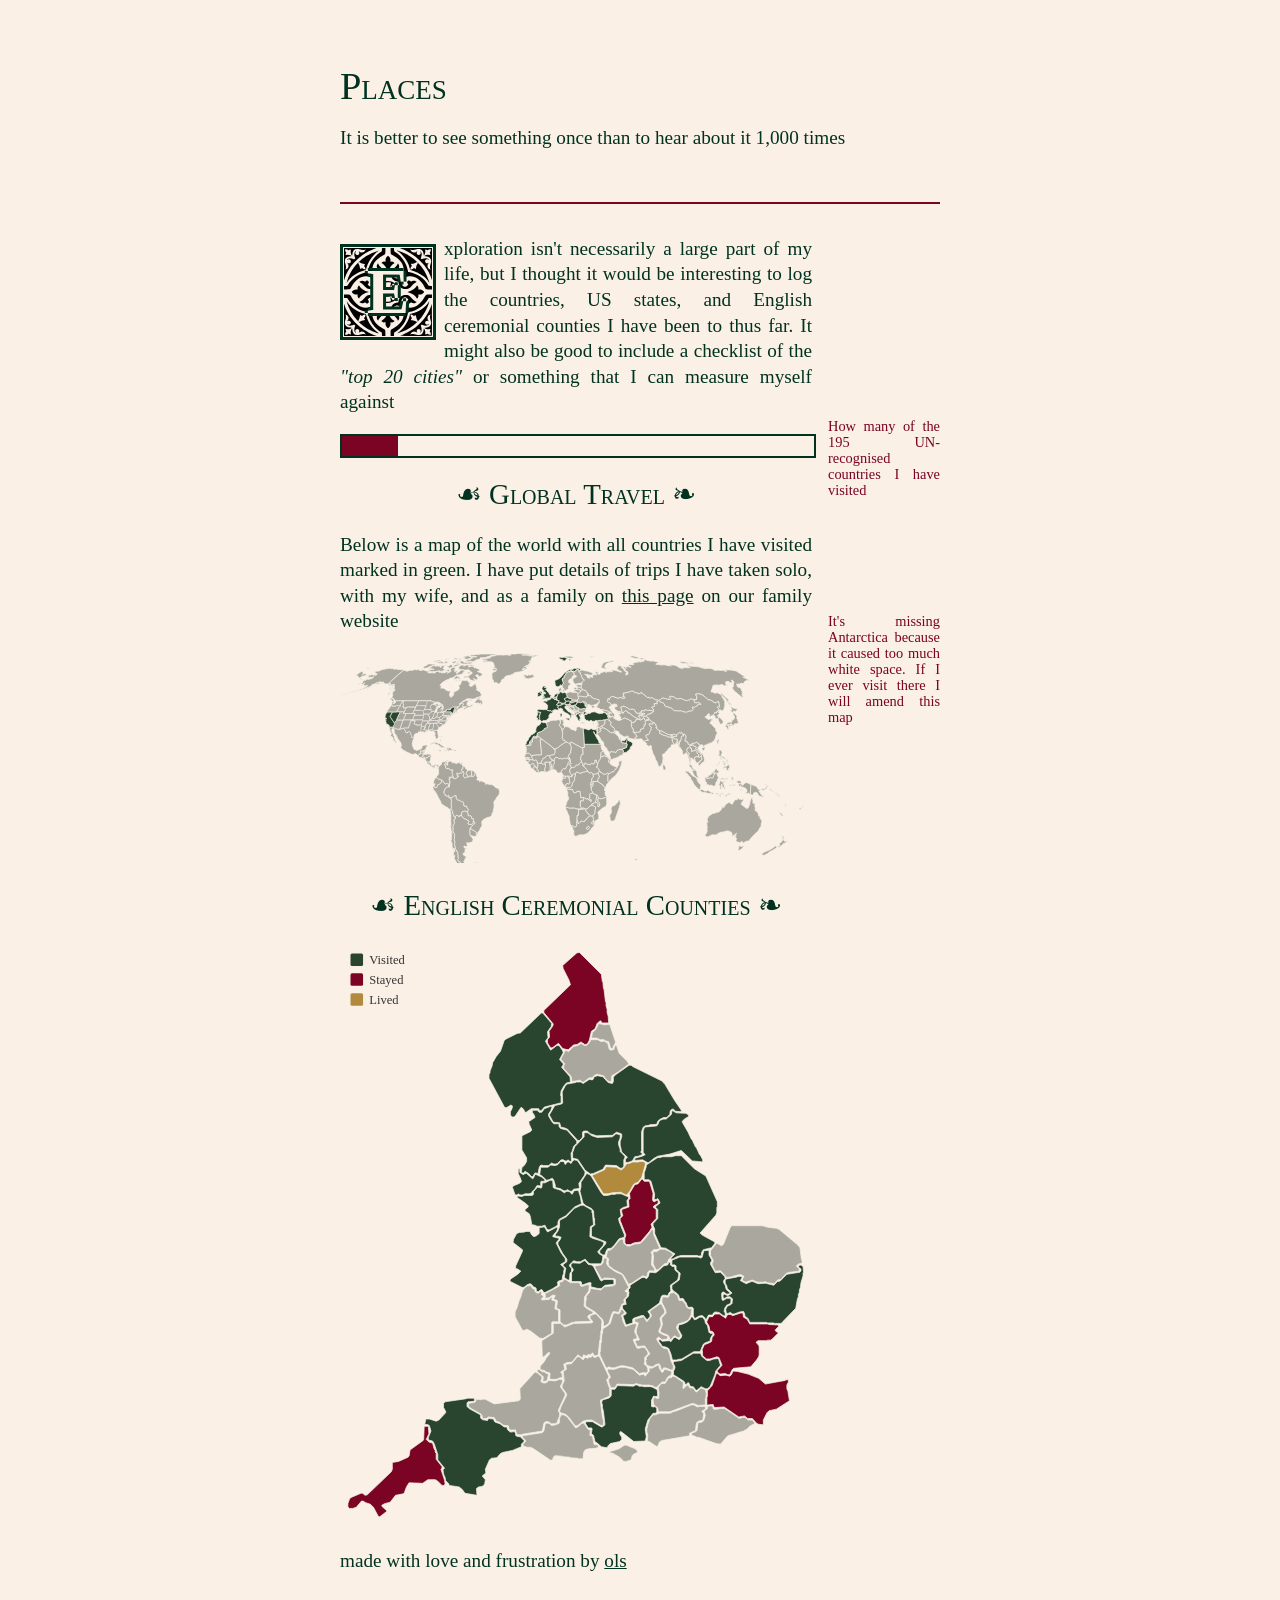
<file: local/places.html>
<!DOCTYPE html>
<html lang="en">
<head>
<meta charset="utf-8">
<title>Places</title>
<meta name="viewport" content="width=device-width, initial-scale=1.0, maximum-scale=1.0, user-scalable=0" />
<style type="text/css">
:root{--fg:#013220;--bg:#faf0e6;--accent:#7B0323;--tc:195;--vc:23;}
@font-face{font-family:'garamond';src:url('https://ols.wtf/rpgs/racheek/docs/garamond.ttf')}
@font-face{font-family:'garamondi';src:url('https://ols.wtf/rpgs/racheek/docs/garamondi.ttf')}
html{background:var(--bg);padding:3rem 1rem;}
body{color:var(--fg);max-width:600px;margin:0 auto;font-family:'garamond',serif;text-rendering:optimizeLegibility;-webkit-font-smoothing:antialiased;-moz-osx-font-smoothing:grayscale;line-height:1.6rem;font-size:1.2rem;text-align:justify;text-justify:inter-word;counter-reset:sidenote;}
header{border-bottom:solid 2px var(--accent);padding-bottom:2rem;margin-bottom:2rem;}
header p {font-family:'garamondi';margin-top:0.5rem;}
main{margin-right:8rem;}
.drops{color:var(--bg);height:90px;width:90px;background:url('med.svg');background-size:cover;display:flex;justify-content:center;align-items:center;font-size:4rem;font-weight:bold;float:left;margin-right:0.5rem;margin-bottom:0.5rem;border:solid var(--fg) 3px;text-shadow: -3px 0 var(--fg), 0 3px var(--fg), 3px 0 var(--fg), 0 -3px var(--fg);margin-top:0.5rem;}
main p.first:first-child:first-line{font-variant-caps:small-caps;}
em{font-family:'garamondi';}
h1{font-family:'garamond';font-weight:normal;font-variant:small-caps;}
h2{text-align:center;font-weight:normal;font-variant:small-caps;}
h2::before{content:'☙ '}
h2::after{content:' ❧'}
a{color:var(--fg);}
aside{display:inline;float:right;position:relative;width:7rem;margin-right: -8rem;font-family:'garamondi';color:var(--accent);font-size:0.9rem;line-height:1rem;margin-top:-2.5rem;}
.sidenote-number{counter-increment;}
.sidenote::before{content:counter(sidenote)".";position:relative;vertical-align:baseline;font-size:0.9rem;}
.sidenote-number::after { content: counter(sidenote-counter); vertical-align: super; font-size: 0.7em; font-weight: bold; margin-right: 0.5rem;}
hr{border:solid 1px var(--accent);}
li.europe{list-style-image:url('placeeu.svg');}
li.africa{list-style-image:url('placeafrica.svg');}
li.america{list-style-image:url('placeamerica.svg');}
li.aus{list-style-image:url('placeoce.svg');}
li.asia{list-style-image:url('placeasia.svg');}
ul li::marker{font-size:1.7rem;}
ul{width:100%;display:grid;gap:1rem;grid-template-columns:1fr 1fr 1fr;}
.bar{width:100%;border:solid 2px var(--fg);}
.progress{background:var(--accent);height:20px;}

@media (max-width: 60rem){
main{margin-right:0;}
header{flex-direction:column;}
header img{margin-bottom:1rem;}
header div > *{text-align:center;}
aside{display:block;float:none;margin:5% 10% 5% 10%;width: 80%;}
ul{grid-template-columns:1fr;}
}
</style>
</head>
<body>
<header>
<h1>Places</h1>
<p>It is better to see something once than to hear about it 1,000 times</p>
</header>
<main>
<p><span class="drops">E</span>xploration isn't necessarily a large part of my life, but I thought it would be interesting to log the countries, US states, and English ceremonial counties I have been to thus far. It might also be good to include a checklist of the <em>"top 20 cities"</em> or something that I can measure myself against</p>
<div class="bar">
<div class="progress" style="width:calc((var(--vc) / var(--tc)) * 100%);}"></div>
</div>
<aside>How many of the 195 UN-recognised countries I have visited</aside>
<ul style="display:none;">
<li class="europe">Austria</li>
<li class="america">Canada</li>
<li class="africa">Cape Verde</li>
<li class="europe">Czechia</li>
<li class="africa">Egypt</li>
<li class="europe">Finland</li>
<li class="europe">France</li>
<li class="europe">Germany</li>
<li class="europe">Greece</li>
<li class="europe">Hungary</li>
<li class="europe">Ireland</li>
<li class="europe">Italy</li>
<li class="europe">Malta</li>
<li class="africa">Morocco</li>
<li class="europe">The Netherlands</li>
<li class="europe">Norway</li>
<li class="europe">Portugal</li>
<li class="europe">Romania</li>
<li class="europe">Spain</li>
<li class="europe">Switzerland</li>
<li class="asia">UAE</li>
<li class="america">USA</li>
</ul>
<h2>Global Travel</h2>
<p>Below is a map of the world with all countries I have visited marked in green. I have put details of trips I have taken solo, with my wife, and as a family on <a href="https://leaversmith.com/places.html">this page</a> on our family website</p>
<aside>It's missing Antarctica because it caused too much white space. If I ever visit there I will amend this map</aside>
<object data="world-map.svg" type="image/svg+xml">
<svg src="world-map.svg">
</object>
<h2>English Ceremonial Counties</h2>
<object data="counties.svg" type="image/svg+xml">
<svg src="counties.svg">
</object>
	<p>made with love and frustration by <a href="/">ols</a></p>
</main>
</body>
</html>
</file>
